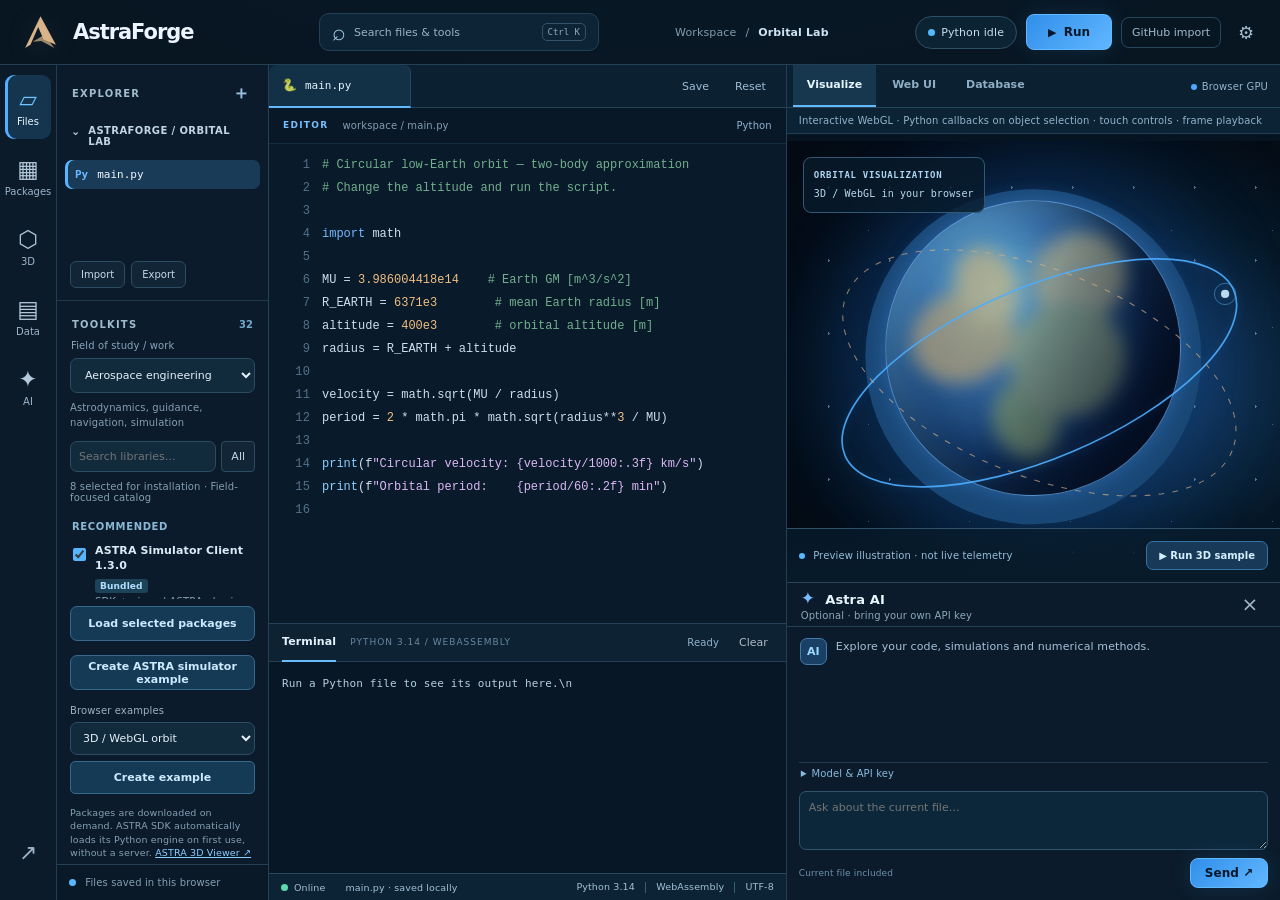
<file: index.html>
<!DOCTYPE html>

<html lang="en">
<head>
<meta charset="utf-8"/>
<meta content="width=device-width,initial-scale=1,viewport-fit=cover" name="viewport"/>
<meta content="#081522" name="theme-color"/>
<meta content="AstraForge — a focused, browser-based Python 3.14 workspace for engineering and science." name="description"/>
<meta content="default-src 'self'; script-src 'self' https://cdn.jsdelivr.net 'wasm-unsafe-eval'; style-src 'self' 'unsafe-inline'; connect-src 'self' https://cdn.jsdelivr.net https://api.github.com https://raw.githubusercontent.com https://openrouter.ai https://pypi.org https://files.pythonhosted.org; img-src 'self' data: blob:; worker-src 'self' blob:; font-src 'self'; object-src 'none'; base-uri 'self'" http-equiv="Content-Security-Policy"/>
<link href="./manifest.webmanifest" rel="manifest"/><link href="./icons/logo.svg" rel="icon" type="image/svg+xml"/><link href="./icons/icon-192.png" rel="apple-touch-icon"/><link href="./style.css" rel="stylesheet"/><link href="observatory-theme.css" rel="stylesheet"/>
<title>AstraForge — Observatory · Engineering IDE</title>
</head>
<body>
<div class="app-shell">
<header class="app-header">
<div class="app-brand"><span class="logo"><svg aria-hidden="true" viewBox="0 0 48 48"><path d="M24 3 44 40 28 33 21 17 11 40 4 44z" fill="currentColor"></path><path d="m14 36 15-9 13 17-17-9z" fill="currentColor" opacity=".70"></path></svg></span><strong>AstraForge</strong><span class="brand-divider"></span><span class="brand-context">ENGINEER · SIMULATE · EXPLORE</span></div>
<button aria-label="Search project files and packages" class="header-search" id="btnQuickSearch" type="button"><span class="search-icon">⌕</span><span>Search files &amp; tools</span><kbd>Ctrl K</kbd></button><div class="header-center"><span class="breadcrumb">Workspace</span><span class="chevron">/</span><span class="breadcrumb-strong">Orbital Lab</span></div>
<div class="header-actions"><span class="engine-chip" id="runtimeStatus"><span class="led"></span>Python idle</span><button class="run-button header-run" id="btnRun" title="Ctrl+Enter"><span class="run-arrow">▶</span> Run </button><button class="header-button" id="btnGithub" title="Import a public GitHub source file">GitHub import</button><button aria-label="Preferences" class="icon-button" id="btnSettings" title="Preferences">⚙</button><button aria-label="Toggle explorer" class="icon-button mobile-only" id="btnSide">☰</button><button aria-label="Toggle assistant" class="icon-button mobile-only" id="btnAI">◫</button></div>
</header>
<div class="app-body">
<nav aria-label="Primary views" class="activity-rail"><button aria-label="Explorer" class="activity active" title="Explorer"><span class="rail-glyph">▱</span><small>Files</small></button><button aria-label="Scientific packages" class="activity" id="btnRailPackages" title="Scientific packages"><span class="rail-glyph">▦</span><small>Packages</small></button><button aria-label="3D visualization" class="activity" id="btnRailVisualize" title="3D visualization" type="button"><span class="rail-glyph">⬡</span><small>3D</small></button><button aria-label="Database studio" class="activity" id="btnRailDatabase" title="Database studio" type="button"><span class="rail-glyph">▤</span><small>Data</small></button><button aria-label="Assistant" class="activity" id="btnRailAI" title="Assistant"><span class="rail-glyph">✦</span><small>AI</small></button><span class="activity-spacer"></span><a class="activity link" href="https://elemanprojects.com" rel="noopener noreferrer" target="_blank" title="Portfolio">↗</a></nav>
<aside class="explorer" id="sidebar">
<div class="panel-label">EXPLORER <button aria-label="Create new file" id="btnNew" title="New file">＋</button></div>
<div class="section-title">⌄ <span>ASTRAFORGE / ORBITAL LAB</span></div>
<nav aria-label="Project files" class="file-tree" id="files"></nav>
<div class="file-operations"><button id="btnImport">Import</button><button id="btnExport">Export</button><input accept=".py,.txt,.json,.md,.html,.css,.js" hidden="" id="importInput" multiple="" type="file"/></div>
<div class="panel-rule"></div>
<div class="toolkit-section" id="toolkitSection">
<div class="panel-label package-title">TOOLKITS <span id="packageTotal">0</span></div>
<label class="field-caption" for="role">Field of study / work</label>
<select aria-label="Choose engineering discipline" class="select-input" id="role"></select>
<p class="profile-hint" id="profileSummary"></p>
<div class="pkg-controls"><input aria-label="Search packages" id="packageSearch" placeholder="Search libraries…" type="search"/><button aria-pressed="false" id="btnAllPackages" title="Show all catalog modules">All</button></div>
<div class="package-counts" id="packageCounts"></div>
<div aria-label="Packages for discipline" class="package-scroll" id="packages" role="group"></div>
<button class="button-secondary install-button" id="btnInstall">Load selected packages</button><button class="button-secondary install-button" id="btnAstraDemo" title="Create a Python example using the in-browser ASTRA simulator">Create ASTRA simulator example</button>
<div class="example-picker"><label for="exampleSelect">Browser examples</label><select aria-label="Browser example" id="exampleSelect">
<option value="scene">3D / WebGL orbit</option><option value="flight">Flight mechanics (browser)</option>
<option value="ui">Tkinter-style web UI</option><option value="site">Django-style static HTML</option><option value="python_site">Python Jinja2 page (no server)</option>
<option value="database">SQLite persistent database</option></select><button class="button-secondary" id="btnCreateExample">Create example</button></div>
<p class="package-note">Packages are downloaded on demand. ASTRA SDK automatically loads its Python engine on first use, without a server. <a href="https://eleman07.github.io/ASTRA---Aerospace-Simulator/" rel="noopener noreferrer" target="_blank">ASTRA 3D Viewer ↗</a></p>
</div>
<div class="explorer-footer"><span class="storage-dot"></span> Files saved in this browser</div>
</aside>


<div class="workbench" data-mobile-view="code" id="workbench"><nav aria-label="Workspace panels" class="mobile-workspace-nav"><button class="active" data-workspace-view="code" type="button">Code</button><button data-workspace-view="preview" type="button">Visualize</button><button data-workspace-view="database" type="button">Database</button><button data-workspace-view="ai" type="button">Astra AI</button></nav><main class="ide-main">
<div class="editor-bar"><div class="tabs"><button class="editor-tab" id="tabname">main.py</button></div><div class="editor-actions"><button class="small-button" id="btnSave" title="Ctrl+S">Save</button><button class="small-button" id="btnStop" title="Restart Python runtime">Reset</button></div></div>
<div class="editor-surface"><div class="editor-breadcrumb"><span class="code-region-label">EDITOR</span><span id="pathLabel">workspace / main.py</span><span class="file-language">Python</span></div><div class="editor-content"><div aria-hidden="true" class="line-numbers" id="lineNumbers">1</div><pre aria-hidden="true" class="syntax-layer" id="syntaxLayer"></pre><textarea aria-label="Python code editor" autocapitalize="off" autocomplete="off" autocorrect="off" id="editor" spellcheck="false" wrap="off"></textarea></div></div>
<section aria-label="Execution output" class="console-section" id="consoleExpanded"><div class="console-toolbar"><div class="console-tabs"><span class="console-title">Terminal</span><span class="console-subtitle">PYTHON 3.14 / WEBASSEMBLY</span></div><div class="console-actions"><span id="runStatus">Ready</span><button id="btnClear">Clear</button></div></div><pre aria-live="polite" class="console-output" id="output" role="log">Run a Python file to see its output here.\n</pre><div aria-label="Matplotlib figures" class="plot-zone" id="plotZone"></div>



</section>
<div class="status-bar"><span><span class="status-dot" id="connectionDot"></span><span id="connection">Online</span></span><span id="fileStatus">main.py · saved locally</span><span class="status-right">Python 3.14 <span class="status-divider"></span> WebAssembly <span class="status-divider"></span> UTF-8</span></div>
</main><section aria-label="Visual tools and assistant" class="visual-dock" id="visualDock"><div class="visual-toolbar"><div class="visual-tabs"><button class="studio-tab active" data-studio="scene" type="button">Visualize</button><button class="studio-tab" data-studio="web" type="button">Web UI</button><button class="studio-tab" data-studio="database" type="button">Database</button></div><span class="visual-mode"><span class="mode-point"></span>Browser GPU</span></div><div class="visual-stack" id="visualStack"><div class="studio-content" id="scenePanel"><div class="panel-help">Interactive WebGL · Python callbacks on object selection · touch controls · frame playback</div><div class="visual-placeholder" id="visualPlaceholder">
<div aria-hidden="true" class="planet-stage"><div class="starfield"></div><div class="earth-glow"></div><div class="earth-ball"><div class="earth-land"></div><div class="earth-shade"></div></div>
<svg class="orbit-svg" preserveAspectRatio="xMidYMid meet" viewBox="0 0 600 400"><ellipse cx="307" cy="214" fill="none" rx="257" ry="104" stroke="#4caeff" stroke-width="2" transform="rotate(-23 307 214)"></ellipse><ellipse cx="307" cy="214" fill="none" opacity=".75" rx="253" ry="125" stroke="#d6b183" stroke-dasharray="7 10" stroke-width="1.3" transform="rotate(22 307 214)"></ellipse><circle cx="533" cy="118" fill="#d0edff" r="5"></circle><circle cx="533" cy="118" fill="none" opacity=".6" r="13" stroke="#65c5ff"></circle></svg>
<div class="telemetry-chip"><strong>ORBITAL VISUALIZATION</strong><span>3D / WebGL in your browser</span></div></div>
<div class="sample-toolbar"><span><i></i> Preview illustration · not live telemetry</span><button class="sample-run" id="btnSampleOrbit" type="button">▶ Run 3D sample</button></div>
</div><div id="sceneViewport"></div><div class="preview-caption" id="sceneTitle"></div></div><div class="studio-content" hidden="" id="webPanel"><div class="panel-help">Interactive Python forms with event callbacks · static HTML preview (no native Tkinter)</div><iframe id="htmlPreview" sandbox="allow-scripts" title="Sandboxed HTML preview"></iframe><div id="declarativePreview"></div></div><div class="studio-content" hidden="" id="databasePanel"><div class="sql-tools"><label for="databaseName">Database file</label><input aria-label="Database filename" id="databaseName" value="engineering.db"/><button class="run-button" id="btnRunSQL">Execute SQL</button><button class="small-button" id="btnExportDB">Export .db</button><button class="small-button" id="btnImportDB">Import .db</button><input accept=".db,.sqlite,.sqlite3" hidden="" id="dbFileInput" type="file"/></div><textarea aria-label="SQL query" id="sqlInput" spellcheck="false">SELECT name FROM sqlite_master WHERE type='table' ORDER BY name;</textarea><div class="sql-scroll"><table id="sqlResults"><thead></thead><tbody></tbody></table></div><small id="sqlStatus">SQLite · IndexedDB persistence · max 4 MiB per file</small><div class="db-browser"><div class="db-browser-bar"><strong>Table explorer</strong><select aria-label="Database table" id="dbTableSelect"></select><button id="btnRefreshTables">Refresh</button><button id="btnCreateTable">New table</button><button id="btnAddRow">Add row</button></div><div aria-label="Editable database rows" class="db-grid-scroll" id="dbGrid"></div><small id="dbGridStatus">Choose a table to view and edit rows.</small></div></div></div><aside class="assistant-panel" id="rightbar"><div class="assistant-header"><div><strong>Astra AI</strong><span>Optional · bring your own API key</span></div><button class="icon-button" id="btnCloseAI" title="Hide assistant">×</button></div><div class="assistant-banner"><div class="assistant-avatar">AI</div><p>Explore your code, simulations and numerical methods.</p></div><div aria-live="polite" class="ai-messages" id="aiMessages"></div><details class="ai-settings"><summary>Model &amp; API key</summary><div class="assistant-configuration"><label for="aiModel">Model</label><input id="aiModel" placeholder="provider/model:free" spellcheck="false" value="openrouter/free"/><label for="aiKey">OpenRouter API key <span>· personal</span></label><input autocomplete="new-password" id="aiKey" placeholder="sk-or-..." type="password" spellcheck="false"/><div class="ai-key-actions"><button class="small-button" id="btnSaveAIKey" type="button">Save key on this device</button><button class="small-button ai-key-forget" id="btnForgetAIKey" type="button">Forget key</button></div><small aria-live="polite" class="ai-key-status" id="aiKeyStatus">Checking local key storage…</small><p class="ai-key-note">AES-GCM encrypted in this browser (IndexedDB). Auto-loads here; not synced across devices. Avoid saving on shared computers. Any script running on this site can access the key.</p></div></details><div class="assistant-compose"><textarea aria-label="Assistant prompt" id="aiPrompt" placeholder="Ask about the current file…" rows="3"></textarea><div class="compose-bottom"><span>Current file included</span><button class="run-button" id="btnAsk">Send ↗</button></div></div></aside></section></div></div>
</div>
<dialog class="dialog" id="settingsDialog"><div class="dialog-header"><div><small>PREFERENCES</small><h2>Settings</h2></div><button aria-label="Close preferences" id="closeSettings">×</button></div><div class="dialog-body"><h3>Python runtime</h3><p>Python 3.14 powered by Pyodide in a module Web Worker. Executes on your device; no Python server required. Initial runtime and libraries must download once.</p><h3>Keyboard shortcuts</h3><div class="shortcut"><span>Run current file</span><kbd>Ctrl / ⌘ + Enter</kbd></div><div class="shortcut"><span>Save workspace</span><kbd>Ctrl / ⌘ + S</kbd></div><div class="shortcut"><span>Focus editor</span><kbd>Ctrl / ⌘ + P</kbd></div><div class="shortcut"><span>Search files and packages</span><kbd>Ctrl / ⌘ + K</kbd></div><h3>Browser-first alternatives</h3><p>ModernGL is represented by a WebGL 3D viewport with object selection and keyframe playback; Tkinter-style forms support event callbacks in Pyodide, and Django projects by static HTML preview only. Original native packages are not executed. PyFME is not included; the flight demonstration is a separate educational model. ASTRA Simulator Client runs against the bundled browser-compatible ASTRA engine (downloaded on first use); no server is required. Simulations are local to the IDE tab, separate from the ASTRA 3D viewer tab.</p><h3>Database</h3><p>SQLite files are persisted in IndexedDB on this device (up to 4 MiB each). A table browser supports create/insert/update/delete; SQLAlchemy, DuckDB and Peewee can be loaded on demand. Export data for backup.</p><h3>Privacy</h3><p>Your files live in browser IndexedDB. Download important projects regularly. OpenRouter receives the current Python file only when you explicitly send a prompt. If you save your personal OpenRouter key, it is encrypted locally in this browser profile using Web Crypto and IndexedDB; it is not added to GitHub or uploaded to AstraForge. The local encryption key is also held by the browser, so scripts running on this origin can access it. Use Forget key on shared devices; clearing site data also removes it.</p></div></dialog>
<dialog class="dialog" id="githubDialog"><div class="dialog-header"><div><small>IMPORT</small><h2>Public GitHub file</h2></div><button aria-label="Close import" id="closeGithub">×</button></div><div class="dialog-body"><p>Paste the raw.githubusercontent.com URL of a public <code>.py</code> file. Honor the source's software license.</p><input class="select-input wide" id="rawUrl" placeholder="https://raw.githubusercontent.com/owner/repo/main/file.py" type="url"/><button class="run-button import-action" id="importRaw">Import file</button></div></dialog>
<dialog id="quickOpenDialog" class="dialog quick-open-dialog" aria-label="Quick search">
<div class="quick-open-header"><span aria-hidden="true">⌕</span><input id="quickOpenInput" type="search" autocomplete="off" placeholder="Search files, packages and STEM tools…" aria-label="Search files and packages"><button id="quickOpenClose" type="button" aria-label="Close search">×</button></div>
<div id="quickOpenResults" class="quick-open-results" role="listbox" aria-label="Search results"></div>
<p class="quick-open-footnote">Files open in the editor · Packages open in the explorer · Escape to close</p>
</dialog>
<div aria-live="polite" class="toast" id="toast" role="status"></div>
<script src="./app.js" type="module"></script>
</body></html>
</file>
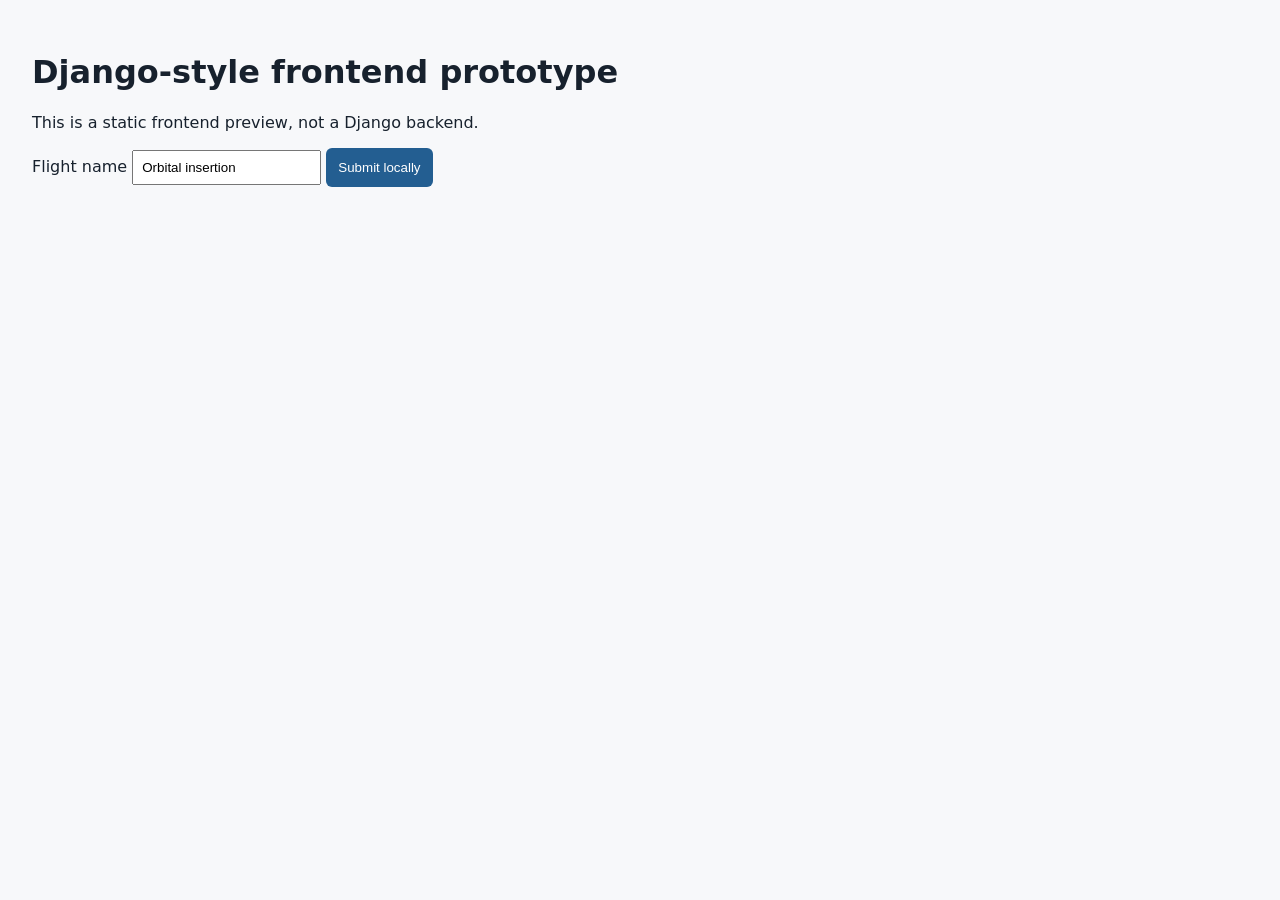
<file: examples/site.html>
<!doctype html>
<html lang="en"><head><meta charset="utf-8"><meta name="viewport" content="width=device-width,initial-scale=1">
<style>body{font:16px system-ui;background:#f7f8fa;color:#17212d;padding:24px}button{background:#235e91;color:white;padding:12px;border:0;border-radius:6px}input{padding:8px}</style>
</head><body><h1>Django-style frontend prototype</h1>
<p>This is a static frontend preview, not a Django backend.</p>
<label>Flight name <input id="name" value="Orbital insertion"></label>
<button onclick="document.querySelector('#result').textContent='Preview: '+document.querySelector('#name').value">Submit locally</button><p id="result"></p>
</body></html>
</file>
<file: style.css>
:root{color-scheme:dark;--bg:#191c21;--bg-deep:#14171b;--surface:#1d2127;--surface-2:#232830;--surface-3:#2a3038;--border:#30363f;--subtle:#262c34;--text:#e3e6eb;--text-muted:#9aa3b0;--muted:#798391;--accent:#82aef0;--accent-bg:#25364d;--green:#67c19d;--red:#e98b91;--shadow:0 14px 40px rgba(0,0,0,.36);font-family:Inter,system-ui,-apple-system,BlinkMacSystemFont,"Segoe UI",sans-serif}
*{box-sizing:border-box}html,body{margin:0;min-height:100%;height:100%;background:var(--bg);color:var(--text)}button,input,select,textarea{font:inherit}button{cursor:pointer}button:disabled{opacity:.43;cursor:not-allowed}button:focus-visible,input:focus-visible,select:focus-visible,textarea:focus-visible{outline:2px solid var(--accent);outline-offset:1px}button{transition:background .13s ease,border-color .13s ease}a{color:var(--accent)}.app-shell{height:100dvh;display:flex;flex-direction:column;overflow:hidden}.app-header{height:52px;min-height:52px;background:#20242a;border-bottom:1px solid var(--border);display:flex;align-items:center;justify-content:space-between;padding:0 13px;gap:18px}.app-brand,.header-center,.header-actions{display:flex;align-items:center;gap:12px;min-width:0}.app-brand{min-width:266px}.app-brand strong{font-size:13px;letter-spacing:-.25px;font-weight:660}.logo{font-size:12px;font-weight:760;letter-spacing:-.8px;display:grid;place-items:center;width:26px;height:26px;color:#f1f6fd;background:#34506f;border-radius:6px}.brand-divider{height:17px;width:1px;background:#404650}.brand-context,.breadcrumb,.chevron{color:#8993a1;font-size:12px}.header-center{margin-right:auto}.breadcrumb-strong{color:#c4cad3;font-size:12px}.header-actions{gap:8px}.engine-chip{white-space:nowrap;border:1px solid #39414b;border-radius:5px;padding:5px 9px;font-size:11px;color:#aab5c3}.led,.status-dot,.storage-dot{width:7px;height:7px;display:inline-block;border-radius:50%;background:#a6aeb7;margin-right:6px}.engine-chip.ready .led,.status-dot,.storage-dot{background:var(--green)}.engine-chip.failed .led{background:var(--red)}.header-button,.icon-button,.activity{border:0;color:#aab2bf;background:transparent}.header-button{padding:7px 10px;font-size:11px;border-radius:5px}.header-button:hover,.icon-button:hover,.activity:hover{background:#303741;color:#f0f3f7}.icon-button{width:32px;height:30px;border-radius:5px;font-size:18px;display:grid;place-items:center}.mobile-only{display:none}.app-body{min-height:0;flex:1;display:flex}.activity-rail{display:flex;flex-direction:column;align-items:center;gap:8px;width:46px;flex:0 0 46px;background:#1b1e23;border-right:1px solid var(--border);padding-top:11px}.activity{height:37px;width:43px;border-left:2px solid transparent;font-size:20px;text-decoration:none;display:grid;place-items:center}.activity.active{border-left-color:var(--accent);color:#e7eaf1;background:#252b33}.activity-spacer{flex:1}.activity.link{margin-bottom:10px;font-size:19px}.explorer{width:254px;flex:0 0 254px;min-height:0;display:flex;flex-direction:column;background:#1d2126;border-right:1px solid var(--border)}.panel-label{font-size:10px;color:#a1a9b3;letter-spacing:1.25px;font-weight:680;padding:17px 14px 12px;display:flex;align-items:center;justify-content:space-between}.panel-label button{border:0;background:transparent;color:#aeb7c4;font-size:18px;line-height:14px;padding:3px}.section-title{font-size:11px;color:#bdc3cb;font-weight:630;padding:9px 12px;border-top:1px solid var(--subtle);background:#22262c;display:flex;gap:8px}.section-title span{font-size:10px;letter-spacing:.4px}.file-tree{min-height:85px;max-height:170px;overflow:auto;padding:5px 7px}.file-item{border:0;color:#a7b0bc;background:transparent;padding:7px 9px;display:flex;gap:9px;align-items:center;width:100%;text-align:left;border-radius:4px;font:12px ui-monospace,SFMono-Regular,Consolas,monospace}.file-item:hover{background:#272d35}.file-item.active{background:#283545;color:#e0ebff}.file-icon{color:#7eafe6;font-size:12px}.file-operations{display:flex;gap:6px;padding:5px 13px 10px}.file-operations button{border:1px solid #3a424c;border-radius:4px;background:transparent;color:#b6bec9;padding:5px 8px;font-size:10px}.file-operations button:hover{background:#2c333b}.panel-rule{height:1px;background:var(--border)}.toolkit-section{display:flex;flex-direction:column;min-height:0;flex:1}.package-title{padding-bottom:6px}.package-title span{font-size:10px;color:#788595;letter-spacing:0}.field-caption{color:#8994a2;font-size:10px;padding:0 14px 7px}.select-input{background:#262c33;border:1px solid #3e4751;color:#d7dfe7;border-radius:5px;padding:9px 10px;min-width:0;width:calc(100% - 26px);margin:0 13px;font-size:12px}.profile-hint{font-size:10px;line-height:1.5;color:#83909f;margin:7px 13px 11px}.pkg-controls{display:flex;margin:0 13px;gap:5px}.pkg-controls input{background:#252b33;border:1px solid #3a434e;color:#e1e6ef;border-radius:5px;min-width:0;flex:1;padding:8px 8px;font-size:11px}.pkg-controls button{background:#242a32;color:#a8b4c3;border:1px solid #3c4550;border-radius:4px;padding:0 9px;font-size:11px}.pkg-controls button[aria-pressed=true]{background:var(--accent-bg);color:#cce0fb}.package-counts{color:#8d98a5;font-size:10px;padding:9px 13px 6px}.package-scroll{flex:1;min-height:90px;overflow:auto;padding:0 8px 8px;scrollbar-color:#424a55 transparent;scrollbar-width:thin}.pkg-group{font-size:10px;letter-spacing:.65px;color:#7c8896;text-transform:uppercase;font-weight:660;padding:12px 7px 5px}.package-row{padding:7px 8px 8px;border-radius:5px;display:flex;gap:9px;align-items:flex-start;cursor:pointer}.package-row:hover{background:#252b32}.package-row input{accent-color:#7aa7e5;margin:4px 0 0;flex-shrink:0}.package-row input:disabled{cursor:not-allowed}.pkg-content{flex:1;min-width:0}.pkg-name{font-size:11px;font-weight:560;line-height:1.35;color:#cbd2db;display:flex;flex-wrap:wrap;align-items:center;gap:5px}.pkg-desc{display:block;font-size:10px;color:#8793a0;line-height:1.35;margin-top:2px}.pkg-flag{padding:1px 5px;border-radius:3px;background:#2b3643;color:#9fc6f2;font-size:9px;font-weight:620}.pkg-flag.native{background:#453832;color:#e3b091}.pkg-flag.bundled{background:#2d4238;color:#9ad1ae}.pkg-group-note{font-size:10px;color:#a28f7c;padding:7px 9px;line-height:1.35}.install-button{margin:7px 13px;border-radius:5px;height:35px;flex-shrink:0}.button-secondary{border:1px solid #436284;background:#2b4159;color:#d8e8fd;font-size:11px;font-weight:630}.button-secondary:hover{background:#36516e}.package-note{font-size:9.5px;color:#7e8895;line-height:1.4;margin:4px 13px 11px}.explorer-footer{padding:10px 13px;border-top:1px solid var(--border);color:#8893a2;font-size:10px}.ide-main{flex:1;min-width:0;min-height:0;display:flex;flex-direction:column;background:#1b1f24}.editor-bar{display:flex;align-items:center;justify-content:space-between;border-bottom:1px solid var(--border);height:42px;flex-shrink:0;background:#1f2329}.tabs{height:100%;display:flex}.editor-tab{color:#dbe4ed;background:#222830;padding:0 18px;min-width:138px;border:0;border-top:2px solid var(--accent);border-right:1px solid #38424e;text-align:left;font:12px ui-monospace,Consolas,monospace}.editor-actions{display:flex;align-items:center;gap:6px;padding:0 10px}.small-button{background:transparent;border:1px solid transparent;border-radius:4px;color:#acb8c6;padding:6px 9px;font-size:11px}.small-button:hover{background:#2b323a}.run-button{background:#3b6b9a;border:1px solid #5380a8;color:white;border-radius:5px;padding:7px 13px;font-size:11px;font-weight:650}.run-button:hover{background:#4a7eae}.run-arrow{font-size:10px;margin-right:3px}.run-button kbd{font-size:9px;font-weight:400;opacity:.72;margin-left:5px}.editor-surface{flex:1;min-height:115px;display:flex;flex-direction:column}.editor-breadcrumb{color:#778595;font-size:11px;padding:9px 19px;display:flex;justify-content:space-between;gap:8px}.file-language{color:#a1aebf}.editor-content{min-height:0;flex:1;display:flex;overflow:hidden;position:relative}.line-numbers{font:12.5px/23px ui-monospace,SFMono-Regular,Consolas,monospace;white-space:pre;overflow:hidden;color:#627183;text-align:right;padding:5px 12px 10px 12px;width:61px;flex:0 0 61px;user-select:none}.editor-content textarea{flex:1;min-width:0;resize:none;border:0;outline:0!important;background:transparent;white-space:pre;overflow:auto;color:#dce5ef;caret-color:#e5efff;font:12.5px/23px ui-monospace,SFMono-Regular,Consolas,"Liberation Mono",monospace;padding:5px 18px 18px 0;tab-size:4}.console-section{flex:0 0 31%;min-height:160px;max-height:42%;border-top:1px solid var(--border);display:flex;flex-direction:column;background:#191d22}.console-toolbar{display:flex;justify-content:space-between;gap:8px;align-items:center;height:37px;flex-shrink:0;border-bottom:1px solid #2b3138;padding:0 13px}.console-tabs,.console-actions{display:flex;align-items:center;gap:15px}.console-tab{color:#c4d4e8;font-size:10px;letter-spacing:.9px;font-weight:700;border-bottom:2px solid var(--accent);line-height:35px}.console-subtitle{font-size:10px;color:#6f7e8e}.console-actions{font-size:10px;color:#8290a0}.console-actions button{border:0;background:transparent;color:#afbaca;font-size:11px;padding:5px}.console-output{flex:1;min-height:0;overflow:auto;white-space:pre-wrap;overflow-wrap:anywhere;font:11.5px/1.7 ui-monospace,SFMono-Regular,Consolas,monospace;color:#aebdc9;margin:0;padding:12px 17px}.out-error{color:#f4a1a3}.out-success{color:#94d3ac}.plot-zone{display:flex;flex-wrap:wrap;gap:12px;padding:0 12px}.plot-zone img{background:white;max-width:100%;max-height:290px;border-radius:5px;margin-bottom:12px}.status-bar{height:24px;flex-shrink:0;border-top:1px solid #3a4754;display:flex;align-items:center;gap:20px;background:#263c54;padding:0 11px;font-size:10px;color:#cbdae8}.status-bar>span{white-space:nowrap}.status-right{margin-left:auto}.status-divider{height:11px;display:inline-block;border-left:1px solid #6b8299;margin:0 7px;vertical-align:middle}.assistant-panel{flex:0 0 316px;width:316px;display:flex;min-height:0;flex-direction:column;border-left:1px solid var(--border);background:#20252b}.assistant-header{display:flex;align-items:center;justify-content:space-between;border-bottom:1px solid var(--border);padding:10px 14px;min-height:49px}.assistant-header strong{display:block;font-size:12px;font-weight:660}.assistant-header span{display:block;color:#8190a0;font-size:10px;margin-top:2px}.assistant-header button{font-size:20px}.assistant-banner{padding:15px 14px 10px;color:#9da9b7;font-size:11px;line-height:1.55;display:flex;gap:9px}.assistant-banner p{margin:0}.assistant-avatar{flex:0 0 31px;height:31px;display:grid;place-items:center;background:#334354;color:#bbd5f3;border-radius:6px;font-size:11px;font-weight:740}.ai-messages{flex:1;min-height:50px;overflow:auto;padding:4px 14px;display:flex;flex-direction:column;gap:11px}.ai-msg{white-space:pre-wrap;overflow-wrap:anywhere;border:1px solid #34404b;padding:11px;border-radius:7px;font-size:11px;line-height:1.6;color:#c5d0dc;background:#242b33}.ai-msg.user{background:#2b3949;border-color:#3b4c60}.ai-msg.assistant{background:#272b32}.assistant-configuration{padding:12px 14px 6px;border-top:1px solid #343a43;display:flex;flex-direction:column;gap:6px}.assistant-configuration label{font-size:10px;color:#a7b2c0}.assistant-configuration label span{color:#798595}.assistant-configuration input,.assistant-compose textarea{border:1px solid #3e4753;background:#252b33;color:#e0e6f0;border-radius:5px;min-width:0;padding:9px;font-size:11px;outline:0}.assistant-configuration input{margin-bottom:5px}.assistant-compose{padding:9px 14px 13px}.assistant-compose textarea{width:100%;min-height:70px;max-height:150px;resize:vertical}.compose-bottom{display:flex;justify-content:space-between;align-items:center;gap:10px;padding-top:8px}.compose-bottom span{font-size:10px;color:#7f8d9d}.dialog{border:1px solid #46525f;border-radius:9px;background:#22282f;color:var(--text);box-shadow:var(--shadow);width:min(540px,calc(100vw - 24px));padding:0;max-height:85dvh}.dialog::backdrop{background:rgba(0,0,0,.66)}.dialog-header{border-bottom:1px solid var(--border);padding:15px 18px;display:flex;justify-content:space-between;align-items:center}.dialog-header small{color:#8f9baa;font-size:10px;letter-spacing:1px}.dialog-header h2{font-size:18px;margin:4px 0 0;font-weight:660}.dialog-header button{border:0;color:#c2cbd5;background:transparent;font-size:25px}.dialog-body{padding:17px 18px;overflow:auto;max-height:65dvh;color:#a9b5c3;font-size:12px;line-height:1.6}.dialog-body h3{color:#e1e8ef;margin:14px 0 5px;font-size:12px}.dialog-body p{margin:8px 0}.dialog-body code,.dialog-body kbd{background:#303942;padding:2px 5px;border-radius:3px}.shortcut{display:flex;align-items:center;justify-content:space-between;gap:10px;padding:8px 0;border-bottom:1px solid #343d46}.select-input.wide{width:100%;margin:10px 0}.import-action{margin-top:10px}.toast{position:fixed;bottom:42px;left:50%;transform:translate(-50%,10px);opacity:0;pointer-events:none;background:#364456;color:#f0f5ff;padding:10px 16px;border:1px solid #57728d;border-radius:7px;font-size:12px;transition:opacity .16s,transform .16s;z-index:11;max-width:calc(100vw - 40px)}.toast.visible{opacity:1;transform:translate(-50%,0)}
@media(max-width:1130px){.assistant-panel{flex-basis:278px;width:278px}.explorer{flex-basis:234px;width:234px}.app-brand{min-width:233px}.header-center{display:none}.console-section{flex-basis:35%}}
@media(max-width:850px){.assistant-panel{display:none;position:absolute;z-index:4;right:0;top:52px;bottom:0;width:min(340px,90vw);box-shadow:var(--shadow)}.assistant-panel.open{display:flex}.mobile-only{display:grid}.explorer{width:220px;flex-basis:220px}.brand-context,.brand-divider{display:none}.app-brand{min-width:0}.activity-rail{width:42px;flex-basis:42px}.status-right{display:none}}
@media(max-width:650px){.app-header{height:49px;min-height:49px;padding:0 8px}.app-brand strong{font-size:12px}.app-header .engine-chip{font-size:10px;padding:5px 7px}.app-header .header-button{display:none}.app-body{position:relative}.activity-rail{display:none}.explorer{display:none;position:absolute;z-index:5;left:0;top:0;bottom:0;box-shadow:var(--shadow);width:min(300px,86vw)}.explorer.open{display:flex}.assistant-panel{top:0}.ide-main{width:100%}.editor-bar{height:42px}.editor-actions{gap:2px;padding:0 4px}.small-button{padding:5px 7px}.run-button{padding:7px 10px}.run-button kbd{display:none}.editor-tab{min-width:97px;padding:0 10px}.editor-breadcrumb{padding:7px 12px}.line-numbers{width:42px;flex-basis:42px;padding-left:3px;padding-right:9px;font-size:12px}.editor-content textarea{font-size:12px;padding-right:8px}.console-section{flex-basis:35%;min-height:140px}.status-bar{gap:10px}.status-bar span:nth-child(2){max-width:52vw;overflow:hidden;text-overflow:ellipsis}.assistant-panel.open{width:min(330px,93vw)}}
@media(prefers-reduced-motion:reduce){*,*::before,*::after{transition:none!important;animation:none!important}}

/* AstraForge 5 browser-native workbench */
[hidden]{display:none!important}
.console-section.preview-expanded{flex:0 0 51%;max-height:65%}
.console-tabs{gap:4px;min-width:0;overflow-x:auto;scrollbar-width:none}
.studio-tab{background:transparent;border:0;padding:9px 9px;color:#9faebb;font:600 10px/1.3 system-ui;white-space:nowrap;cursor:pointer;border-bottom:2px solid transparent}
.studio-tab.active{color:#d5e7fa;border-bottom-color:#78a9dd;background:#26323d}
.studio-content{height:100%;min-height:0;flex:1;overflow:auto;background:#1b2229}
.panel-help{font-size:10px;color:#93a9bf;padding:6px 11px;border-bottom:1px solid #33404c}
#sceneViewport{height:calc(100% - 60px);min-height:140px;position:relative;overflow:hidden}
#sceneViewport canvas{display:block;width:100%;height:100%}
.preview-caption{font-size:10px;color:#aebfcb;padding:4px 11px}
#htmlPreview{width:100%;height:72%;border:0;background:#fff;min-height:180px}
#declarativePreview{padding:16px;max-width:560px}
#declarativePreview h3{margin:0 0 12px;font-size:14px}
.web-field{display:flex;align-items:center;gap:12px;margin:9px 0;color:#cbd6e1;font-size:12px}
.web-field input{background:#303c47;border:1px solid #536270;border-radius:5px;padding:8px;color:#eff5fc}
#declarativePreview button{padding:8px 12px;color:white;background:#3b6b9a;border:0;border-radius:5px}
.sql-tools{display:flex;align-items:center;gap:8px;padding:9px 12px;flex-wrap:wrap;font-size:11px}
.sql-tools input{min-width:120px;width:170px;background:#28333f;color:#e8eef5;border:1px solid #455262;padding:7px;border-radius:5px}
#sqlInput{display:block;margin:2px 12px 8px;width:calc(100% - 24px);height:62px;resize:vertical;background:#111820;color:#d7e4ef;border:1px solid #354657;padding:8px;font:11px/1.6 monospace}
.sql-scroll{padding:0 12px;max-height:34%;overflow:auto}
#sqlResults{border-collapse:collapse;width:100%;font:11px/1.5 monospace;color:#cad7e3}
#sqlResults th,#sqlResults td{border:1px solid #344453;padding:5px 9px;text-align:left;white-space:nowrap}
#sqlResults th{background:#293746}
#sqlStatus{display:block;padding:9px 12px;color:#8fa9bd;font-size:10px}
.example-picker{display:grid;grid-template-columns:1fr;gap:6px;padding:8px 13px}
.example-picker label{color:#a0b1be;font-size:10px}
.example-picker select{width:100%;background:#27343f;border:1px solid #425061;color:#dee7ef;padding:8px;border-radius:5px;font-size:11px}
.example-picker button{padding:9px;border-radius:5px}
@media(max-width:650px){.console-section.preview-expanded{flex-basis:55%;max-height:70%}.studio-tab{padding:9px 6px;font-size:10px}.console-subtitle{display:none}.sql-tools{gap:5px}.example-picker{padding:6px 10px}}

/* AstraForge 5.1: interactive Web UI, animation player and database explorer */
.af-scene-playback{display:flex;align-items:center;gap:9px;padding:6px 11px;min-height:42px;background:#222d38;border-top:1px solid #384859;color:#bfcfdd;font-size:11px}
.af-scene-playback button,.db-browser-bar button,.db-row-actions button{background:#314353;border:1px solid #526479;color:#d9e9f8;border-radius:5px;padding:5px 8px;cursor:pointer;font-size:11px}
.af-scene-playback input{flex:1;min-width:60px;accent-color:#8ac3fc}
.web-field{align-items:flex-start;justify-content:space-between;flex-wrap:wrap}
.web-field>span{flex:0 1 42%;min-width:95px}
.web-field>input,.web-field>textarea,.web-field>select,.web-field>progress{min-width:120px;max-width:100%;flex:1;background:#303c47;border:1px solid #536270;border-radius:5px;padding:7px;color:#eff5fc}
.web-field input[type="checkbox"]{flex:0 0 auto;width:20px;height:20px;margin-right:auto}
.web-field input[type="range"]{accent-color:#8ac3fc}
.web-field progress{padding:0;height:20px}
.web-text{font-size:12px;color:#b5c6d6;line-height:1.5}
.db-browser{margin:7px 11px 10px;border:1px solid #394b5b;border-radius:6px;overflow:hidden;background:#1b242e}
.db-browser-bar{display:flex;align-items:center;gap:6px;flex-wrap:wrap;padding:8px;background:#23313e}
.db-browser-bar strong{font-size:11px;font-weight:600;margin-right:auto;color:#e1e9f1}
.db-browser-bar select{background:#172533;border:1px solid #475c6c;color:#d6e6f5;border-radius:5px;padding:5px;min-width:100px;max-width:150px}
.db-grid-scroll{overflow:auto;max-height:180px}
.sql-grid{border-collapse:collapse;width:100%;font-size:11px;color:#d9e4ed}
.sql-grid th,.sql-grid td{border-bottom:1px solid #304455;border-right:1px solid #304455;padding:5px 7px;text-align:left;white-space:nowrap}
.sql-grid th{background:#273747;position:sticky;top:0}
.sql-grid input.cell-editor{width:110px;max-width:150px;background:#162431;color:#dbe8f3;border:1px solid #405b74;border-radius:4px;padding:6px;font:inherit}
.db-row-actions{display:flex;gap:4px}
#dbGridStatus{display:block;color:#a0b1c1;font-size:10px;padding:7px 9px}
@media(max-width:650px){.db-browser-bar{gap:4px}.db-browser-bar strong{width:100%}.af-scene-playback{gap:5px}.web-field>span{width:100%;flex:1 0 100%}.web-field>input,.web-field>textarea,.web-field>select{width:100%}}
</file>
<file: observatory-theme.css>
/* AstraForge 5.4 — OBSERVATORY / Azure. Layout and styling only; all runtime APIs remain browser-native. */
:root {
  color-scheme: dark;
  --bg:#06111e; --bg-deep:#060f1a; --surface:#0c1b2a; --surface-2:#102236;
  --surface-3:#152c42; --border:#23384b; --subtle:#1a3043;
  --text:#e5effa; --text-muted:#a3bacd; --muted:#758da1;
  --accent:#55b5ff; --accent-bg:#143b60; --green:#5cdaab; --red:#ff8497;
  --azure:#54aeff; --azure-hi:#8bd2ff; --navy:#081521; --panel:#0b1b2a;
  --gold:#d8b48a; --shadow:0 16px 44px #020914a6;
  font-family:Inter,'Segoe UI Variable','Segoe UI',system-ui,sans-serif;
}
html,body{background:#06111e;color:var(--text)}
body{font-size:13px;letter-spacing:.01em}
button{transition:background .15s,border-color .15s,color .15s,box-shadow .15s}
button:focus-visible,input:focus-visible,textarea:focus-visible,select:focus-visible{outline:2px solid var(--azure);outline-offset:2px}
a{color:#8bccff}::selection{background:#1a5481;color:#fff}
[hidden]{display:none!important}
.app-shell{background:radial-gradient(ellipse 75% 50% at 50% -23%,#154165 0%,transparent 80%),#06111e}
.app-header{height:65px;min-height:65px;padding:0 18px;gap:18px;background:#081723e8;border-bottom:1px solid #244054;box-shadow:0 1px 0 #ffffff04}
.app-brand{min-width:365px;gap:11px}
.app-brand strong{font-size:21px;letter-spacing:-1.05px;font-weight:730;color:#ecf4ff}
.app-brand .logo{width:44px;height:44px;display:grid;place-items:center;background:transparent;border:0;box-shadow:none;color:var(--gold);border-radius:0}
.logo svg{height:37px;width:37px;filter:drop-shadow(0 2px 13px #dab58a20)}
.brand-divider{display:none}
.brand-context{font-size:9px;letter-spacing:2px;font-weight:650;color:#829aac;margin-left:6px;white-space:nowrap}
.header-center{display:flex;align-items:center;gap:9px;min-width:164px;margin-right:0}
.breadcrumb,.chevron{font-size:11px;color:#839bae}
.breadcrumb-strong{font-size:11px;color:#cfe3f3;font-weight:640}
.header-search{display:flex;align-items:center;gap:8px;margin:auto;flex:1;max-width:355px;min-width:140px;padding:9px 12px;background:#0d2436;border:1px solid #224157;border-radius:10px;color:#9bb2c6;font-size:11px;text-align:left}
.header-search:hover{background:#12304a;border-color:#3978a2;color:#e7f2ff}
.header-search .search-icon{font-size:23px;line-height:10px;color:#a9cde8}
.header-search kbd{margin-left:auto;border:1px solid #34536a;border-radius:5px;padding:3px 5px;color:#8eacc2;font-size:9px;white-space:nowrap}
.header-actions{gap:9px;margin-left:auto}
.engine-chip{border:1px solid #2c5065;background:#0c2333;border-radius:19px;padding:9px 12px;color:#c9ddec;font-size:11px}
.led{width:7px;height:7px;background:#53b9ff}
.engine-chip.ready .led{background:#53b9ff}.engine-chip.failed .led{background:#ff8497}
.header-button,.icon-button{border-radius:8px;color:#a3b9ca}.header-button{border:1px solid #26465b;padding:8px 10px}
.header-button:hover,.icon-button:hover{background:#1c364a;color:#e6f1ff}
.header-run,.run-button{background:linear-gradient(135deg,#318fea,#61b7ff);border:1px solid #63b9ff;color:#061729;border-radius:8px;font-size:12px;font-weight:750;box-shadow:0 0 22px #3aafff24;white-space:nowrap}
.header-run{font-size:12px;padding:10px 21px}.header-run .run-arrow{font-size:11px}
.run-button:hover{background:linear-gradient(135deg,#62b8ff,#8ad1ff);border-color:#99d8ff;box-shadow:0 0 22px #4daeff4a;color:#061729}
.run-button:disabled{box-shadow:none}
.app-body{min-height:0;flex:1;display:flex;background:#071421;position:relative}
.activity-rail{flex:0 0 65px;width:65px;padding:10px 6px 8px;gap:6px;background:#0b1b2a;border-right:1px solid #233e53}
.activity{width:53px;height:64px;display:flex;flex-direction:column;align-items:center;justify-content:center;gap:5px;border:0;border-radius:9px;color:#9cb5ca;padding:6px 0;font-size:12px;letter-spacing:0}
.activity:hover,.activity.active{background:#15344e;color:#e6f5ff}.activity.active{box-shadow:inset 3px 0 var(--azure)}
.activity .rail-glyph{font-size:23px;line-height:24px;color:#b2c8db}.activity.active .rail-glyph{color:#6dc5ff}
.activity small{font-size:10px;font-weight:500}.activity.link{font-size:22px;text-align:center;margin-bottom:8px}
.explorer{width:226px;flex:0 0 226px;background:#0b1b2b;border-right:1px solid #264054}
.panel-label{padding:18px 15px 10px;color:#9fbbcd;font-size:10px;letter-spacing:1.2px}
.panel-label button{color:#97bfdf;font-size:18px}
.section-title{background:transparent;border:0;color:#c1d5e7;padding:12px 14px 10px;font-weight:690}.section-title span{font-size:10px}
.file-tree{max-height:210px;min-height:98px;padding:3px 8px}.file-item{font-family:'Cascadia Code',Consolas,monospace;color:#a9c0d3;border-radius:7px;padding:8px 10px;font-size:11px}
.file-item:hover{background:#123049}.file-item.active{background:#1a3b57;color:#eff8ff;box-shadow:inset 3px 0 #58b5ff}
.file-icon{font-weight:700;color:#6ab8ff;font-size:11px}
.file-operations{padding:6px 13px 12px}
.file-operations button{border:1px solid #2d5068;color:#b1cee4;border-radius:6px;padding:7px 10px}
.file-operations button:hover{background:#1b3a51}.panel-rule{background:#20384b}
.toolkit-section{border:0;overflow:hidden}.package-title span{color:#73a9cc}.field-caption{color:#89a6bc}
.select-input,.pkg-controls input,.example-picker select{border:1px solid #2c4c64;background:#112a3c;color:#e4f0f9;border-radius:7px;font-size:11px}
.profile-hint,.pkg-desc,.package-note,.package-counts,.explorer-footer,.pkg-group,.pkg-group-note{color:#859fb3}
.pkg-controls button,.file-operations button{background:#112536;color:#c4d9e9;border-color:#2b4b61}
.package-scroll{scrollbar-color:#355572 transparent}.package-row{border-radius:7px}.package-row:hover{background:#112c41}
.package-row input,.web-field input[type=range],.af-scene-playback input{accent-color:#55b5ff}
.pkg-name{color:#ddebf7}.pkg-group{color:#8ab9d7}.pkg-flag{background:#173d5d;color:#9bd8ff}.pkg-flag.bundled{background:#1d4359;color:#b2dfff}.pkg-flag.native{background:#47352d;color:#f3c8a8}
.button-secondary{background:#153a56;border:1px solid #36688a;color:#cdeaff;border-radius:7px;font-size:11px;font-weight:640}.button-secondary:hover{background:#205178;border-color:#6bbafa}
.explorer-footer{background:#0a1928;border-top:1px solid #254157;padding:12px}.storage-dot,.status-dot{background:#58b7ff}
.workbench{min-width:0;min-height:0;flex:1;display:grid;grid-template-columns:minmax(355px,1.04fr) minmax(395px,1fr);background:#081521}
.ide-main{min-width:0;min-height:0;display:flex;flex-direction:column;background:#0a1a29;border-right:1px solid #243f53}
.editor-bar{height:43px;flex-shrink:0;background:#0b2031;border-bottom:1px solid #274358}
.editor-tab{height:43px;min-width:142px;color:#e4f4ff;background:#123046;border-right:1px solid #234a64;border-top:0;border-bottom:2px solid #60baff;border-radius:8px 8px 0 0;font-family:'Cascadia Code',Consolas,monospace;font-size:11px;padding:0 13px;text-align:left}
.editor-tab::before{content:'🐍';font-family:'Segoe UI Emoji';font-size:12px;margin-right:8px}
.editor-actions{padding:0 10px}.small-button{border:1px solid transparent;color:#a0bed5;border-radius:6px;font-size:11px}
.small-button:hover{background:#14324a;color:#fff;border-color:#2f5a76}
.editor-surface{background:#081826;flex:1;min-height:130px}
.editor-breadcrumb{padding:12px 14px;color:#849db2;font-size:10px;justify-content:flex-start;gap:14px;border-bottom:1px solid #162d40}
.code-region-label{color:#77bfff;font-weight:700;letter-spacing:1.3px;font-size:9px}
.file-language{margin-left:auto;color:#8fb3d0}
.editor-content{background:#091b2b;min-height:0}
.line-numbers{font:12px/23px 'Cascadia Code',Consolas,'Liberation Mono',monospace;width:53px;flex:0 0 53px;padding:10px 12px 18px 4px;color:#54718b;text-align:right}
.editor-content textarea,.syntax-layer{font:12px/23px 'Cascadia Code',Consolas,'Liberation Mono',monospace;tab-size:4;letter-spacing:0;padding:10px 18px 20px 0;white-space:pre}
.editor-content textarea{position:relative;z-index:2;line-height:23px;width:100%;background:transparent;color:#e1edf7;caret-color:#85d4ff;outline:0!important;resize:none;overflow:auto}
.syntax-layer{position:absolute;z-index:1;inset:0 0 0 53px;pointer-events:none;overflow:hidden;margin:0;color:#cfdeed;min-width:0;min-height:0;will-change:transform}
.syntax-ready .editor-content textarea{color:transparent;-webkit-text-fill-color:transparent}
.syntax-ready .editor-content textarea::selection{background:#28578396;-webkit-text-fill-color:transparent}
.syntax-layer .tok-keyword{color:#77b8ff}.syntax-layer .tok-builtin{color:#8bcfff}.syntax-layer .tok-comment{color:#73af8d}.syntax-layer .tok-number{color:#f2bd81}.syntax-layer .tok-string{color:#dcb7f3}.syntax-layer .tok-decorator{color:#e9c177}
.console-section{flex:0 0 30%;max-height:40%;min-height:166px;border-top:1px solid #254157;background:#081725}
.console-section.preview-expanded{flex:0 0 30%;max-height:40%}
.console-toolbar{height:38px;background:#0d2334;border-bottom:1px solid #243f53;padding:0 13px}
.console-tabs{gap:14px}.console-title{font-weight:700;color:#e4f3ff;font-size:11px;line-height:37px;border-bottom:2px solid #6bbdff}.console-subtitle{font-size:9px;color:#68879f;letter-spacing:1px}
.console-actions,#runStatus{color:#90b3cc;font-size:10px}
.console-output{color:#b4cfdf;font:11px/1.7 'Cascadia Code',Consolas,monospace;padding:13px;min-height:0}
.out-error{color:#ff8294}.out-success{color:#78cbad}
.plot-zone{overflow:auto;max-height:40%}
.status-bar{height:27px;background:#0c2336;border-top:1px solid #2a485c;color:#a3c0d5;padding:0 12px;font-size:9.5px}
.status-divider{border-color:#345e76}
.visual-dock{min-width:0;min-height:0;display:flex;flex-direction:column;background:#081724}
.visual-toolbar{height:43px;flex:0 0 43px;display:flex;justify-content:space-between;align-items:center;background:#0b2031;border-bottom:1px solid #274358;padding:0 12px 0 6px}
.visual-tabs{display:flex;align-items:center;height:100%;gap:2px}
.visual-tabs .studio-tab{height:100%;padding:0 14px;color:#8faec5;font-size:11px;font-weight:590;background:transparent;border:0;border-bottom:2px solid transparent}
.visual-tabs .studio-tab:hover{color:#f4faff;background:#123449}
.visual-tabs .studio-tab.active{color:#e5f5ff;background:#17374f;border-bottom-color:#62b9ff}
.visual-mode{font-size:10px;color:#95b4cd;white-space:nowrap}.mode-point{display:inline-block;width:6px;height:6px;background:#4aaaff;border-radius:50%;margin-right:5px}
.visual-stack{flex:1.2;min-height:220px;display:flex;flex-direction:column;position:relative;background:#061320;overflow:hidden;border-bottom:1px solid #284459}
.visual-stack .studio-content{flex:1;min-height:0;height:auto;display:flex;flex-direction:column;background:#071725;padding:0;overflow:auto}
.visual-stack .panel-help{padding:7px 12px;background:#0b2335;color:#93b4ca;font-size:10px;flex:0 0 auto;border-bottom:1px solid #244053}
.visual-stack #scenePanel{position:relative;overflow:hidden}
#sceneViewport{flex:1;min-height:0;width:100%;background:#061320}
#sceneViewport canvas{max-width:100%;height:auto}
#sceneTitle{color:#94b5ce;padding:5px 10px;font-size:10px;background:#092134}
.visual-placeholder{position:absolute;inset:33px 0 0;z-index:2;display:flex;flex-direction:column;justify-content:flex-end;pointer-events:none;background:#040d17;overflow:hidden}
.planet-stage{position:absolute;inset:0;overflow:hidden;background:radial-gradient(ellipse at 72% 55%,#133557,#061725 47%,#040b14 77%)}
.starfield{position:absolute;inset:0;background-image:radial-gradient(#d6eaff 1px,transparent 1px),radial-gradient(#74b9ef .9px,transparent 1px);background-size:61px 73px,101px 97px;background-position:11px 10px,31px 41px;opacity:.43}
.earth-glow{width:min(68%,380px);aspect-ratio:1;border-radius:50%;position:absolute;left:50%;top:49%;transform:translate(-50%,-50%);background:#194775;box-shadow:0 0 75px 30px #176bd72e,0 0 160px 18px #216fd928}
.earth-ball{width:min(60%,345px);aspect-ratio:1;border-radius:50%;position:absolute;left:50%;top:47%;transform:translate(-50%,-50%);overflow:hidden;border:1px solid #78bcff91;background:radial-gradient(ellipse at 37% 30%,#6dbad9 0%,#356ba5 28%,#143968 57%,#08172e 83%);box-shadow:inset -29px -18px 48px #000d25b8,inset 10px 9px 34px #8ce4ff4b,0 0 22px #4488e26e}
.earth-land{position:absolute;inset:2%;background:radial-gradient(ellipse at 42% 24%,#c5ae7c 0 13%,transparent 13.6%),radial-gradient(ellipse at 28% 38%,#b6a073 0 18%,transparent 18.5%),radial-gradient(ellipse at 60% 58%,#8c9d77 0 24%,transparent 24.8%),radial-gradient(ellipse at 39% 73%,#80996c 0 13%,transparent 13.7%),radial-gradient(ellipse at 74% 32%,#aba681 0 16%,transparent 16.7%);filter:blur(9px);opacity:.7;transform:rotate(-20deg)}
.earth-shade{position:absolute;inset:0;background:linear-gradient(115deg,transparent 35%,#02112405 47%,#02081799 85%)}
.orbit-svg{position:absolute;width:100%;height:100%;overflow:visible;opacity:.9;filter:drop-shadow(0 0 5px #3a94ff50)}
.telemetry-chip{position:absolute;top:16px;left:16px;background:#081b2cc9;border:1px solid #335876;border-radius:8px;padding:9px 10px;color:#bad8ee;font:10px/1.8 'Cascadia Code',Consolas,monospace;display:grid;gap:2px}
.telemetry-chip strong{color:#b0d6f3;letter-spacing:.7px;font-size:9px}
.sample-toolbar{position:relative;display:flex;align-items:center;justify-content:space-between;gap:8px;padding:12px;background:linear-gradient(0deg,#071b2bf9,#071b2bc5);border-top:1px solid #2e5068;pointer-events:auto;color:#98bdd7;font-size:10px}
.sample-toolbar i{width:6px;height:6px;display:inline-block;background:#59b8ff;border-radius:50%;margin-right:5px}
.sample-run{padding:8px 12px;border-radius:7px;border:1px solid #3373a4;color:#d4efff;background:#183a58;font-size:10px;font-weight:700}.sample-run:hover{background:#275c86}
#scenePanel:not([hidden]) .af-scene-playback{background:#102b40;border-top:1px solid #345571;color:#c8deef}
.af-scene-playback button,.db-browser-bar button,.db-row-actions button{background:#193d5a;border:1px solid #37678a;color:#d9efff;border-radius:6px}.af-scene-playback button:hover,.db-browser-bar button:hover,.db-row-actions button:hover{background:#285c80}
.visual-stack #webPanel{overflow:auto}.visual-stack #webPanel iframe{height:42%;min-height:180px;flex:0 0 auto;background:#fff;border-radius:5px;margin:8px}
#declarativePreview{color:#daecf7;overflow:auto;min-height:0;padding:10px 14px}#declarativePreview h3{color:#ecf7ff}
.web-field{color:#bdd5e7}.web-field input,.web-field select,.web-field textarea{background:#112c42;color:#ecf7ff;border:1px solid #365c75}
#declarativePreview button{background:#267fcd;color:#fff;border:1px solid #5ab5fc;border-radius:7px}
.visual-stack #databasePanel{overflow:auto}.db-browser{border-color:#33536a;background:#0b2031}
.db-browser-bar{background:#10283b}.db-browser-bar strong{color:#dbedfb}.db-browser-bar select,.sql-tools input,#sqlInput,.sql-grid input.cell-editor{background:#0a2337;color:#d7e9f6;border-color:#365771}
#sqlResults,.sql-grid{color:#d9eafa}#sqlResults th,#sqlResults td,.sql-grid th,.sql-grid td{border-color:#2f4d63}#sqlResults th,.sql-grid th{background:#17364b}
#sqlStatus,#dbGridStatus{color:#95b5cb}
.assistant-panel{display:flex;flex:0 1 38%;width:auto;min-height:225px;max-height:44%;border-left:0;background:#0b1b2b;box-shadow:none}
.assistant-header{height:44px;min-height:44px;border-bottom:1px solid #244157;padding:9px 14px}
.assistant-header strong{font-size:13px;color:#eaf6ff}.assistant-header strong::before{content:'✦';color:#7bbdff;margin-right:10px;font-size:17px}
.assistant-header span{color:#8aa8bb;font-size:10px}
.assistant-banner{padding:11px 13px 5px;color:#a5c2d8}.assistant-banner p{font-size:11px}
.assistant-avatar{height:27px;flex-basis:27px;background:#1a4065;color:#9ddaff;border:1px solid #417caa;border-radius:7px}
.ai-messages{padding:8px 12px;gap:9px;min-height:15px}.ai-msg{background:#102b40;border:1px solid #2c4b62;color:#d4e9f8;border-radius:9px;font-size:11px;padding:10px}.ai-msg.user{background:#193b59;border-color:#42789c}.ai-msg.assistant{background:#102c42}
.ai-settings{border-top:1px solid #213c52;margin:3px 12px 0;padding:5px 2px;color:#95b9d3}
.ai-settings summary{cursor:pointer;font-size:10px;color:#88bbdf}.ai-settings .assistant-configuration{padding:7px 0;border:0;gap:3px}.assistant-configuration label,.assistant-configuration label span{color:#9abbd1}
.assistant-configuration input,.assistant-compose textarea{background:#0d273a;border:1px solid #30536c;border-radius:7px;color:#e7f4ff}.assistant-compose{padding:7px 12px 12px}.assistant-compose textarea{min-height:42px;max-height:90px;resize:vertical}
.compose-bottom{padding-top:5px}.compose-bottom span{font-size:9px;color:#6d90aa}.compose-bottom .run-button{padding:7px 14px}
.dialog{background:#0c2132;border:1px solid #34536a}.dialog::backdrop{background:#030c16cf}.dialog-header,.shortcut{border-color:#2a4960}.dialog-header h2,.dialog-body h3{color:#eaf4ff}.dialog-body{color:#b8d0e2}.dialog-body code,.dialog-body kbd{background:#203c52}.toast{background:#173c5a;color:#e9f6ff;border:1px solid #55abef;box-shadow:var(--shadow)}
.mobile-workspace-nav{display:none}
/* Wide desktop and laptops */
@media(max-width:1530px){.app-brand{min-width:225px}.brand-context{display:none}.explorer{flex-basis:212px;width:212px}.activity-rail{flex-basis:57px;width:57px}.activity{width:46px}.workbench{grid-template-columns:minmax(320px,1.05fr) minmax(340px,1fr)}.header-search{max-width:280px}}
@media(max-width:1250px){.app-brand{min-width:185px}.header-center{display:none}.explorer{flex-basis:187px;width:187px}.workbench{grid-template-columns:minmax(310px,1.02fr) minmax(320px,1fr)}.header-search{max-width:230px}.visual-mode{display:none}}
/* On medium screens the explorer becomes an overlay, giving code and simulation room. */
@media(max-width:1100px){.app-body{position:relative}.explorer{display:none;position:absolute;z-index:10;left:57px;top:0;bottom:0;width:256px;flex-basis:256px;box-shadow:var(--shadow)}.explorer.open{display:flex}.workbench{grid-template-columns:minmax(0,1fr) minmax(0,.92fr)}.assistant-panel{min-height:200px}.header-search{max-width:260px}}
@media(max-width:890px){.app-header{height:56px;min-height:56px;padding:0 9px}.app-brand{min-width:auto}.app-brand strong{font-size:17px}.logo svg{width:29px;height:29px}.app-brand .logo{width:33px;height:33px}.header-search{display:none}.header-run{padding:8px 13px}.header-button{display:none}.mobile-only{display:grid}.activity-rail{display:none}.explorer{left:0;top:0;width:min(290px,88vw)}
  .workbench{display:flex;flex-direction:column;width:100%}.mobile-workspace-nav{height:44px;flex:0 0 44px;background:#0b2336;border-bottom:1px solid #2b4a63;display:flex;gap:5px;padding:5px 9px}
  .mobile-workspace-nav button{flex:1;min-width:0;background:transparent;border:0;color:#9cbad0;border-radius:7px;font-size:11px;padding:5px 3px}.mobile-workspace-nav button.active{color:#effaff;background:#1b4566;box-shadow:inset 0 -2px #62baff}
  .workbench[data-mobile-view=code] .ide-main{display:flex}.workbench[data-mobile-view=code] .visual-dock{display:none}
  .workbench:not([data-mobile-view=code]) .ide-main{display:none}.workbench:not([data-mobile-view=code]) .visual-dock{display:flex}
  .ide-main,.visual-dock{flex:1;min-height:0;width:100%}.visual-stack{flex:1;min-height:0}
  .assistant-panel{display:none;position:static;width:100%;box-shadow:none;max-height:none;flex:1;min-height:0}
  .workbench[data-mobile-view=ai] .visual-stack{display:none}.workbench[data-mobile-view=ai] .assistant-panel{display:flex}
  .workbench[data-mobile-view=preview] .assistant-panel,.workbench[data-mobile-view=database] .assistant-panel{display:none}
  .console-section{flex:0 0 32%;max-height:39%}.editor-surface{min-height:100px}.status-bar{height:25px}
}
@media(max-width:560px){.app-header{height:52px;min-height:52px}.header-actions{gap:4px}.engine-chip{padding:6px 8px;font-size:9px}.header-run{padding:7px 11px;font-size:11px}.app-brand strong{font-size:15px}.editor-tab{min-width:118px}.editor-breadcrumb{padding:9px 10px}.line-numbers{width:43px;flex-basis:43px;padding-right:9px}.syntax-layer{left:43px}.editor-content textarea,.syntax-layer,.line-numbers{font-size:11.5px;line-height:21px}.console-section{min-height:135px;flex-basis:32%}.visual-toolbar{height:42px;flex-basis:42px}.visual-tabs .studio-tab{padding:0 10px;font-size:10px}.earth-ball{width:65%}.earth-glow{width:72%}.telemetry-chip{top:8px;left:8px;padding:6px}.sample-toolbar{padding:9px}.visual-placeholder{top:33px}}
@media(prefers-reduced-motion:reduce){*,*::before,*::after{animation:none!important;transition:none!important}}

/* Functional quick-open command palette and collapsible assistant */
.assistant-panel.minimized{display:none}
.quick-open-dialog{padding:0;width:min(580px,calc(100vw - 20px));background:#0b2031;border:1px solid #396887;border-radius:12px;overflow:hidden}
.quick-open-header{display:flex;align-items:center;gap:12px;padding:13px 16px;border-bottom:1px solid #2b4c62;color:#86caff;font-size:22px}
.quick-open-header input{flex:1;min-width:0;border:0;outline:0!important;background:transparent;color:#e4f3ff;font-size:13px;padding:7px}
.quick-open-header button{background:transparent;border:0;color:#9abbce;font-size:22px;padding:3px 9px}
.quick-open-results{max-height:350px;min-height:100px;overflow:auto;padding:8px}
.quick-result{width:100%;border:0;background:transparent;color:#e6f2ff;display:flex;align-items:center;gap:13px;text-align:left;border-radius:7px;padding:11px 12px;font-size:12px}
.quick-result:hover,.quick-result:focus-visible{background:#194768}
.quick-result small{font-size:9px;color:#9ad3ff;min-width:59px;letter-spacing:1px}
.quick-result em{margin-left:auto;font-size:10px;font-style:normal;color:#819eb3}
.quick-no-results{color:#92b4ca;padding:15px}
.quick-open-footnote{padding:11px 16px;margin:0;border-top:1px solid #294359;color:#799bb5;font-size:10px}
/* The syntax layer is decorative and must never duplicate a plain-text fallback. */
html:not(.syntax-ready) .syntax-layer{display:none}
html.syntax-ready .syntax-layer{display:block}

/* AstraForge 5.5: local OpenRouter key vault controls */
.ai-key-actions{display:flex;flex-wrap:wrap;gap:8px;margin-top:9px}
.ai-key-actions .small-button{font-size:11px;border-radius:7px;padding:8px 11px;min-height:34px;white-space:normal}
.ai-key-actions #btnSaveAIKey{background:#1b5b88;border:1px solid #409ce4;color:#eef8ff}
.ai-key-actions #btnSaveAIKey:hover{background:#267ab1;border-color:#72c9ff}
.ai-key-actions .ai-key-forget{background:transparent;color:#a9c9dd;border:1px solid #3b5870}
.ai-key-actions .ai-key-forget:hover{border-color:#8eb8da;color:#fff}
.ai-key-actions button:disabled{opacity:.45;cursor:wait}
.ai-key-status{display:block;margin-top:9px;font-size:11px;color:#a9d9f4;line-height:1.5;overflow-wrap:anywhere}
.ai-key-status.error{color:#f6b4ba}
.ai-key-note{font-size:10.5px;line-height:1.55;color:#a5bbcd;margin:8px 0 2px}
</file>
